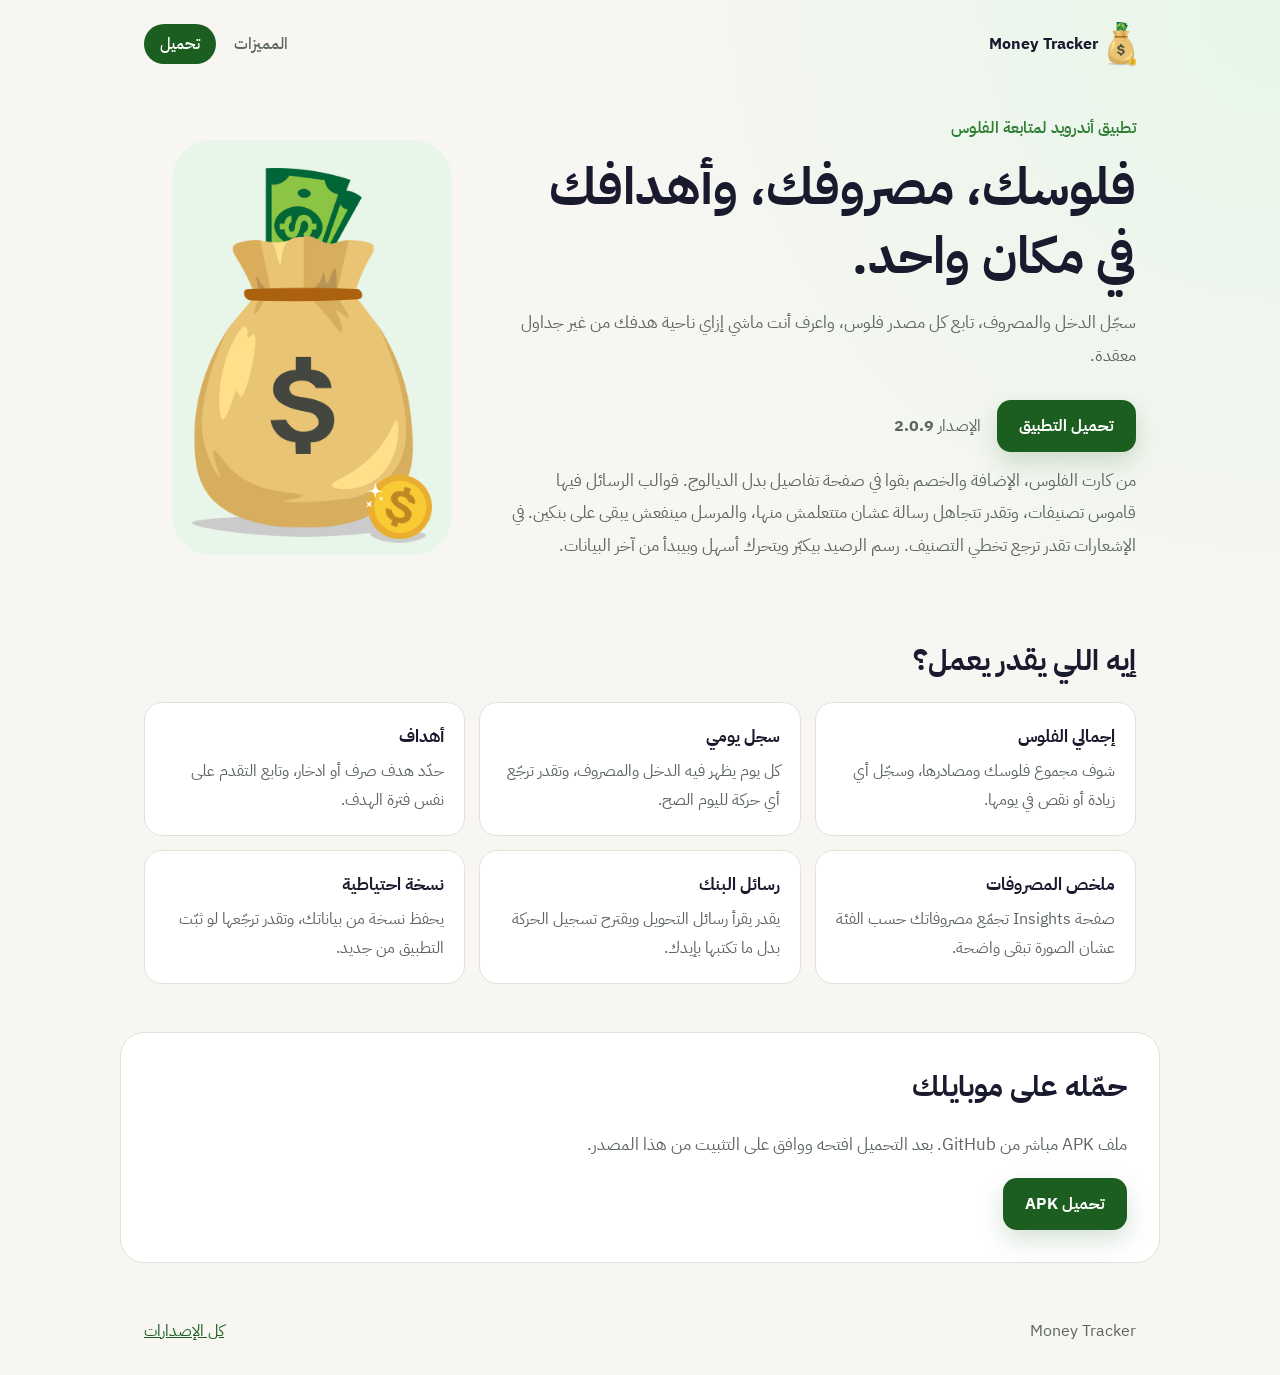
<file: site/index.html>
<!DOCTYPE html>
<html lang="ar" dir="rtl">
  <head>
    <meta charset="utf-8" />
    <meta name="viewport" content="width=device-width, initial-scale=1" />
    <title>Money Tracker</title>
    <meta
      name="description"
      content="تطبيق بسيط لمتابعة فلوسك، مصروفاتك، وأهدافك. حمّله على أندرويد."
    />
    <link rel="icon" href="money.png" />
    <link rel="preconnect" href="https://fonts.googleapis.com" />
    <link rel="preconnect" href="https://fonts.gstatic.com" crossorigin />
    <link
      href="https://fonts.googleapis.com/css2?family=IBM+Plex+Sans+Arabic:wght@400;500;600;700&display=swap"
      rel="stylesheet"
    />
    <link rel="stylesheet" href="styles.css" />
  </head>
  <body>
    <header class="top">
      <a class="brand" href="#top">
        <img src="money.png" alt="" width="36" height="56" />
        <span>Money Tracker</span>
      </a>
      <nav>
        <a href="#features">المميزات</a>
        <a class="nav-download" href="#download">تحميل</a>
      </nav>
    </header>

    <main id="top">
      <section class="hero">
        <div class="hero-copy">
          <p class="eyebrow">تطبيق أندرويد لمتابعة الفلوس</p>
          <h1>فلوسك، مصروفك، وأهدافك في مكان واحد.</h1>
          <p class="lead">
            سجّل الدخل والمصروف، تابع كل مصدر فلوس، واعرف أنت ماشي إزاي ناحية
            هدفك من غير جداول معقدة.
          </p>
          <div class="actions">
            <a
              id="download-button"
              class="button"
              href="https://github.com/omar-el-esawy/MoneyTraker/releases/download/v2.0.9/money_traker-v2.0.9.apk"
              >تحميل التطبيق</a
            >
            <p class="version-line">
              الإصدار <strong id="version-label">2.0.9</strong>
            </p>
          </div>
          <p id="changelog" class="changelog">
            من كارت الفلوس، الإضافة والخصم بقوا في صفحة تفاصيل بدل الديالوج. قوالب الرسائل فيها قاموس تصنيفات، وتقدر تتجاهل رسالة عشان متتعلمش منها، والمرسل مينفعش يبقى على بنكين. في الإشعارات تقدر ترجع تخطي التصنيف. رسم الرصيد بيكبّر ويتحرك أسهل وبيبدأ من آخر البيانات.
          </p>
        </div>
        <div class="hero-art" aria-hidden="true">
          <img src="money.png" alt="" />
        </div>
      </section>

      <section id="features" class="features">
        <h2>إيه اللي يقدر يعمل؟</h2>
        <ul>
          <li>
            <h3>إجمالي الفلوس</h3>
            <p>شوف مجموع فلوسك ومصادرها، وسجّل أي زيادة أو نقص في يومها.</p>
          </li>
          <li>
            <h3>سجل يومي</h3>
            <p>كل يوم يظهر فيه الدخل والمصروف، وتقدر ترجّع أي حركة لليوم الصح.</p>
          </li>
          <li>
            <h3>أهداف</h3>
            <p>حدّد هدف صرف أو ادخار، وتابع التقدم على نفس فترة الهدف.</p>
          </li>
          <li>
            <h3>ملخص المصروفات</h3>
            <p>صفحة Insights تجمّع مصروفاتك حسب الفئة عشان الصورة تبقى واضحة.</p>
          </li>
          <li>
            <h3>رسائل البنك</h3>
            <p>يقدر يقرأ رسائل التحويل ويقترح تسجيل الحركة بدل ما تكتبها بإيدك.</p>
          </li>
          <li>
            <h3>نسخة احتياطية</h3>
            <p>يحفظ نسخة من بياناتك، وتقدر ترجّعها لو ثبّت التطبيق من جديد.</p>
          </li>
        </ul>
      </section>

      <section id="download" class="download">
        <h2>حمّله على موبايلك</h2>
        <p>ملف APK مباشر من GitHub. بعد التحميل افتحه ووافق على التثبيت من هذا المصدر.</p>
        <a
          id="download-button-bottom"
          class="button"
          href="https://github.com/omar-el-esawy/MoneyTraker/releases/download/v2.0.9/money_traker-v2.0.9.apk"
          >تحميل APK</a
        >
      </section>
    </main>

    <footer>
      <span>Money Tracker</span>
      <a href="https://github.com/omar-el-esawy/MoneyTraker/releases">كل الإصدارات</a>
    </footer>

    <script>
      var remoteVersion =
        "https://raw.githubusercontent.com/omar-el-esawy/MoneyTraker/main/site/version.json";

      function loadVersion(url) {
        return fetch(url, { cache: "no-store" }).then(function (response) {
          if (!response.ok) throw new Error("version");
          return response.json();
        });
      }

      loadVersion(remoteVersion)
        .catch(function () {
          return loadVersion("version.json");
        })
        .then(function (data) {
          if (!data.download_url) return;
          document.getElementById("download-button").href = data.download_url;
          document.getElementById("download-button-bottom").href = data.download_url;
          if (data.version) {
            document.getElementById("version-label").textContent = data.version;
          }
          if (data.changelog) {
            document.getElementById("changelog").textContent = data.changelog;
          }
        })
        .catch(function () {});
    </script>
  </body>
</html>
</file>
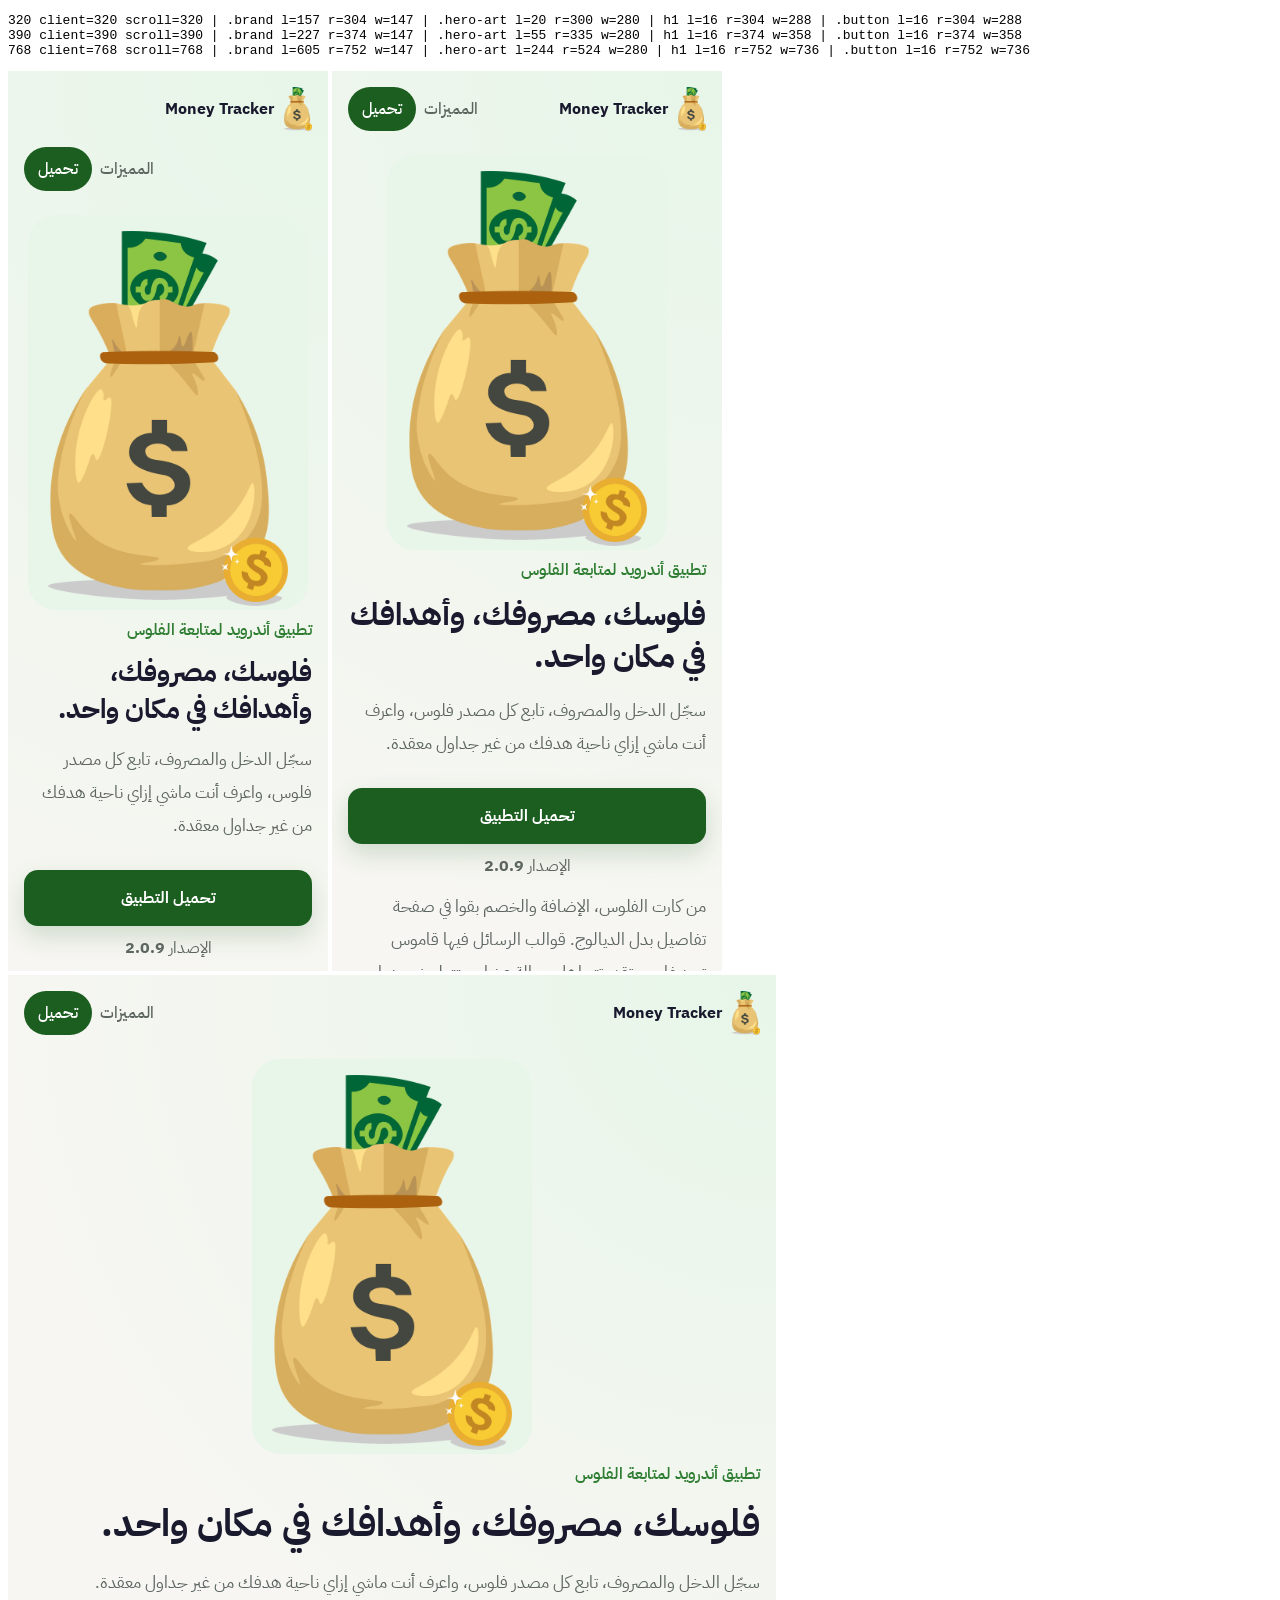
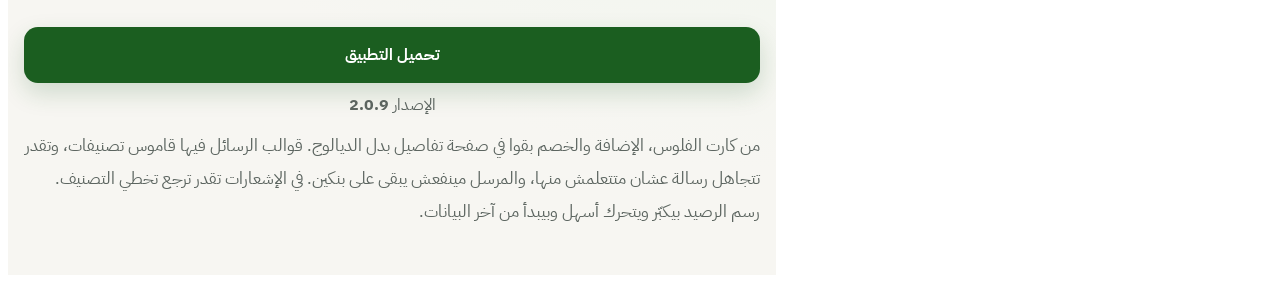
<file: site/mobile-check.html>
<!DOCTYPE html>
<meta charset="utf-8" />
<pre id="out">loading</pre>
<iframe class="frame" data-width="320" style="width:320px;height:900px;border:0" src="index.html"></iframe>
<iframe class="frame" data-width="390" style="width:390px;height:900px;border:0" src="index.html"></iframe>
<iframe class="frame" data-width="768" style="width:768px;height:900px;border:0" src="index.html"></iframe>
<script>
  const frames = [...document.querySelectorAll(".frame")];
  let left = frames.length;
  const lines = [];
  for (const frame of frames) {
    frame.addEventListener("load", () => {
      const doc = frame.contentDocument.documentElement;
      const pick = (selector) => {
        const el = frame.contentDocument.querySelector(selector);
        const rect = el.getBoundingClientRect();
        return (
          selector +
          " l=" + Math.round(rect.left) +
          " r=" + Math.round(rect.right) +
          " w=" + Math.round(rect.width)
        );
      };
      lines.push(
        frame.dataset.width +
          " client=" + doc.clientWidth +
          " scroll=" + doc.scrollWidth +
          " | " + pick(".brand") +
          " | " + pick(".hero-art") +
          " | " + pick("h1") +
          " | " + pick(".button")
      );
      left -= 1;
      if (left === 0) document.getElementById("out").textContent = lines.join("\n");
    });
  }
</script>
</file>
<file: site/styles.css>
:root {
  --green: #1b5e20;
  --green-bright: #2e7d32;
  --mint: #e8f5e9;
  --paper: #f7f6f2;
  --ink: #1a1a2e;
  --muted: #5c6560;
  --line: #e4e1d8;
  --white: #ffffff;
}

* {
  box-sizing: border-box;
}

html {
  scroll-behavior: smooth;
}

body {
  margin: 0;
  font-family: "IBM Plex Sans Arabic", sans-serif;
  color: var(--ink);
  background:
    radial-gradient(circle at 100% 0%, #e7f6e9 0%, transparent 36%),
    var(--paper);
}

a {
  color: inherit;
}

.top {
  display: flex;
  align-items: center;
  justify-content: space-between;
  gap: 16px;
  max-width: 1040px;
  margin: 0 auto;
  padding: 22px 24px;
}

.brand {
  display: flex;
  align-items: center;
  gap: 10px;
  text-decoration: none;
  font-weight: 700;
}

.brand img {
  width: 28px;
  height: auto;
}

nav {
  display: flex;
  align-items: center;
  gap: 18px;
}

nav a {
  text-decoration: none;
  color: var(--muted);
  font-weight: 500;
}

.nav-download {
  color: var(--white) !important;
  background: var(--green);
  border-radius: 999px;
  padding: 8px 16px;
}

.hero,
.features,
.download,
footer {
  max-width: 1040px;
  margin: 0 auto;
  padding: 12px 24px 48px;
}

.hero {
  display: grid;
  grid-template-columns: 1.3fr 0.7fr;
  gap: 32px;
  align-items: center;
  padding-top: 28px;
}

.eyebrow {
  margin: 0 0 12px;
  color: var(--green-bright);
  font-weight: 600;
}

h1,
h2,
h3,
p {
  margin-top: 0;
}

h1 {
  margin-bottom: 16px;
  font-size: clamp(2rem, 4vw, 3.4rem);
  line-height: 1.35;
  letter-spacing: 0;
}

.lead,
.download p,
.changelog {
  color: var(--muted);
  font-size: 1.08rem;
  line-height: 1.9;
}

.actions {
  display: flex;
  align-items: center;
  gap: 16px;
  margin: 28px 0 12px;
}

.button {
  display: inline-block;
  background: var(--green);
  color: var(--white);
  text-decoration: none;
  font-weight: 700;
  border-radius: 14px;
  padding: 14px 22px;
  box-shadow: 0 10px 24px rgba(27, 94, 32, 0.18);
}

.button:hover {
  background: var(--green-bright);
}

.version-line {
  margin: 0;
  color: var(--muted);
}

.hero-art {
  justify-self: center;
  width: min(100%, 280px);
  margin-inline: auto;
  display: flex;
  justify-content: center;
  background: var(--mint);
  border-radius: 40px;
  padding: 28px 20px 12px;
}

.hero-art img {
  display: block;
  width: min(240px, 100%);
  height: auto;
}

.features h2,
.download h2 {
  font-size: 1.8rem;
  margin-bottom: 20px;
}

.features ul {
  list-style: none;
  padding: 0;
  margin: 0;
  display: grid;
  grid-template-columns: repeat(3, 1fr);
  gap: 14px;
}

.features li {
  background: var(--white);
  border: 1px solid var(--line);
  border-radius: 18px;
  padding: 20px;
}

.features h3 {
  margin-bottom: 8px;
  font-size: 1.08rem;
}

.features p {
  margin: 0;
  color: var(--muted);
  line-height: 1.8;
}

.download {
  background: var(--white);
  border: 1px solid var(--line);
  border-radius: 24px;
  padding: 32px;
  margin-bottom: 48px;
}

footer {
  display: flex;
  justify-content: space-between;
  gap: 12px;
  padding-top: 8px;
  padding-bottom: 32px;
  color: var(--muted);
}

footer a {
  color: var(--green);
}

@media (max-width: 800px) {
  .top {
    flex-wrap: wrap;
    align-items: center;
    padding: 16px;
  }

  .brand {
    min-width: 0;
  }

  nav {
    gap: 8px;
    margin-right: auto;
  }

  .nav-download {
    padding: 10px 14px;
  }

  .hero,
  .features,
  footer {
    padding-right: 16px;
    padding-left: 16px;
  }

  .hero,
  .features ul {
    grid-template-columns: 1fr;
  }

  .hero {
    gap: 8px;
    padding-top: 8px;
  }

  h1 {
    font-size: clamp(1.7rem, 8vw, 2.4rem);
  }

  .hero-art {
    order: -1;
    padding: 16px 16px 4px;
    border-radius: 28px;
  }

  .actions {
    flex-direction: column;
    align-items: stretch;
    gap: 10px;
  }

  .button {
    text-align: center;
    padding: 16px 18px;
  }

  .version-line {
    text-align: center;
  }

  .download {
    margin-right: 16px;
    margin-left: 16px;
    padding: 22px 18px;
    border-radius: 20px;
  }

  footer {
    align-items: flex-start;
  }
}
</file>
